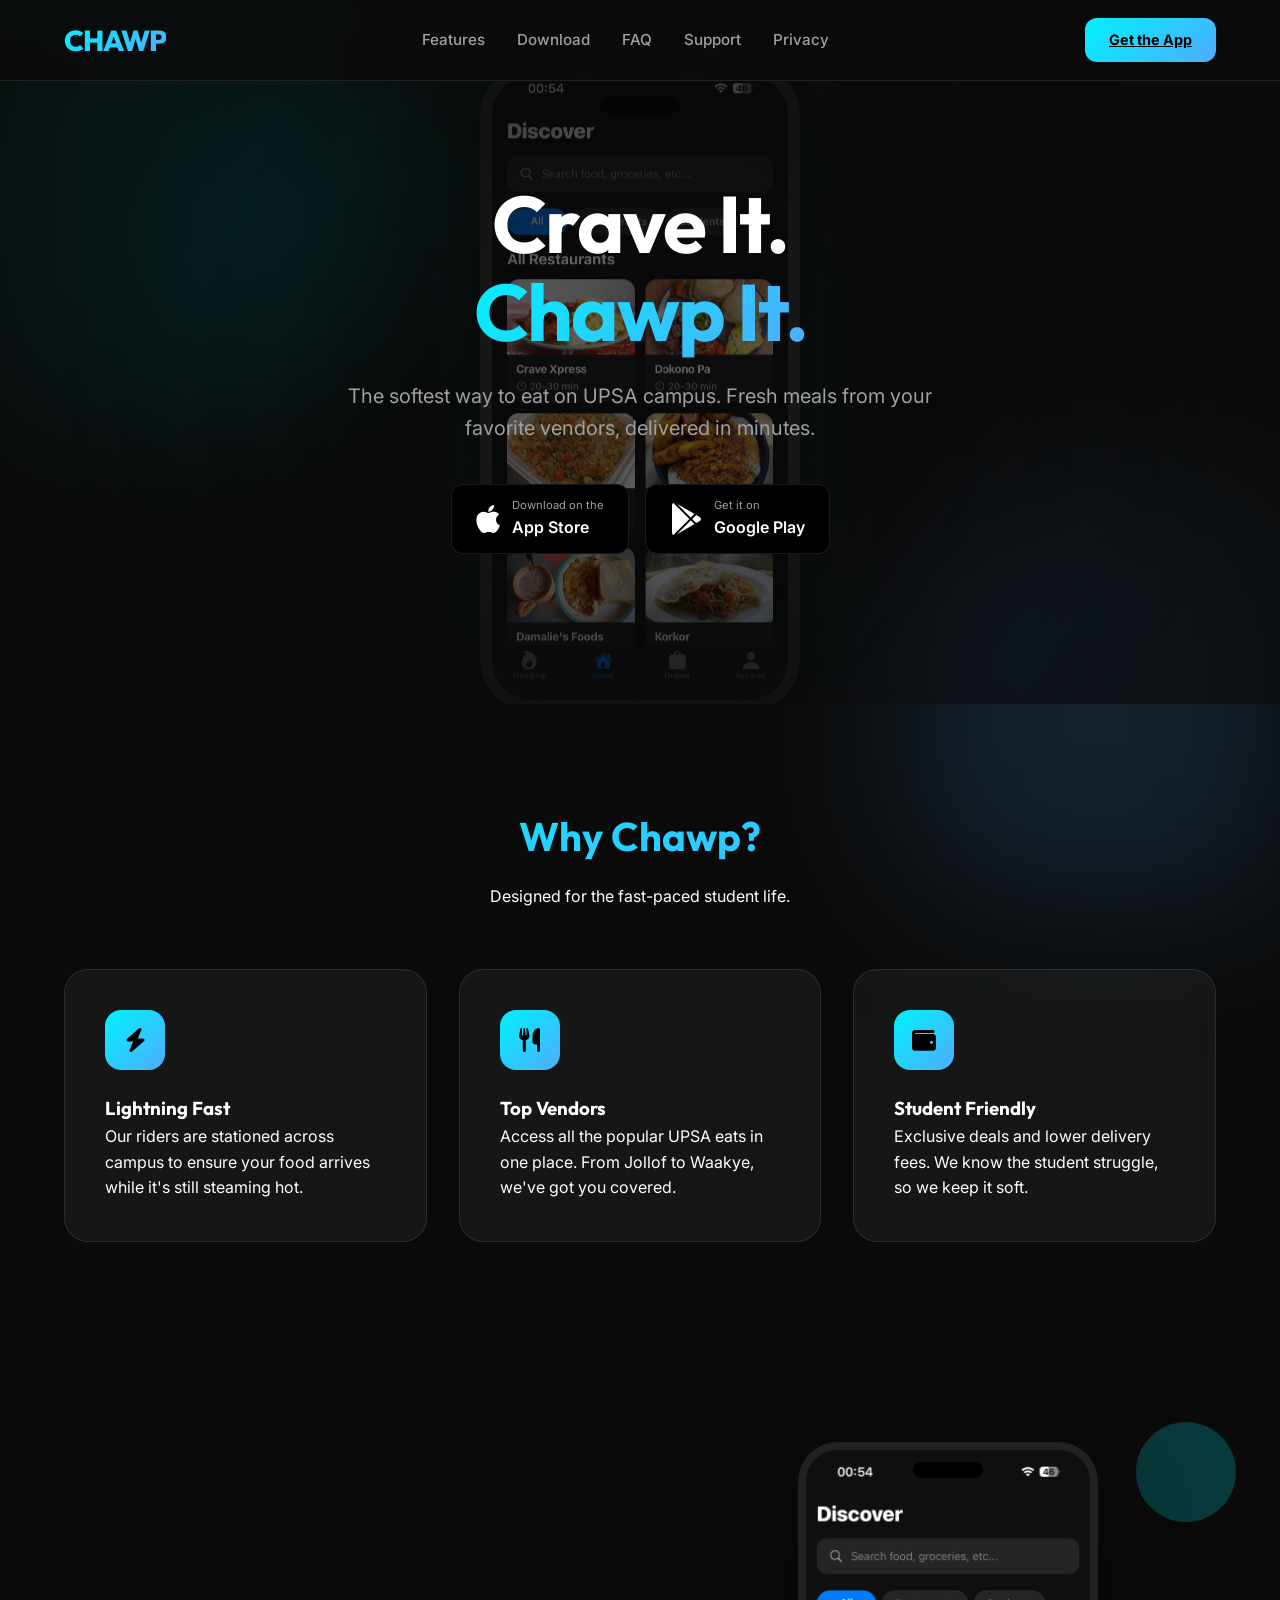
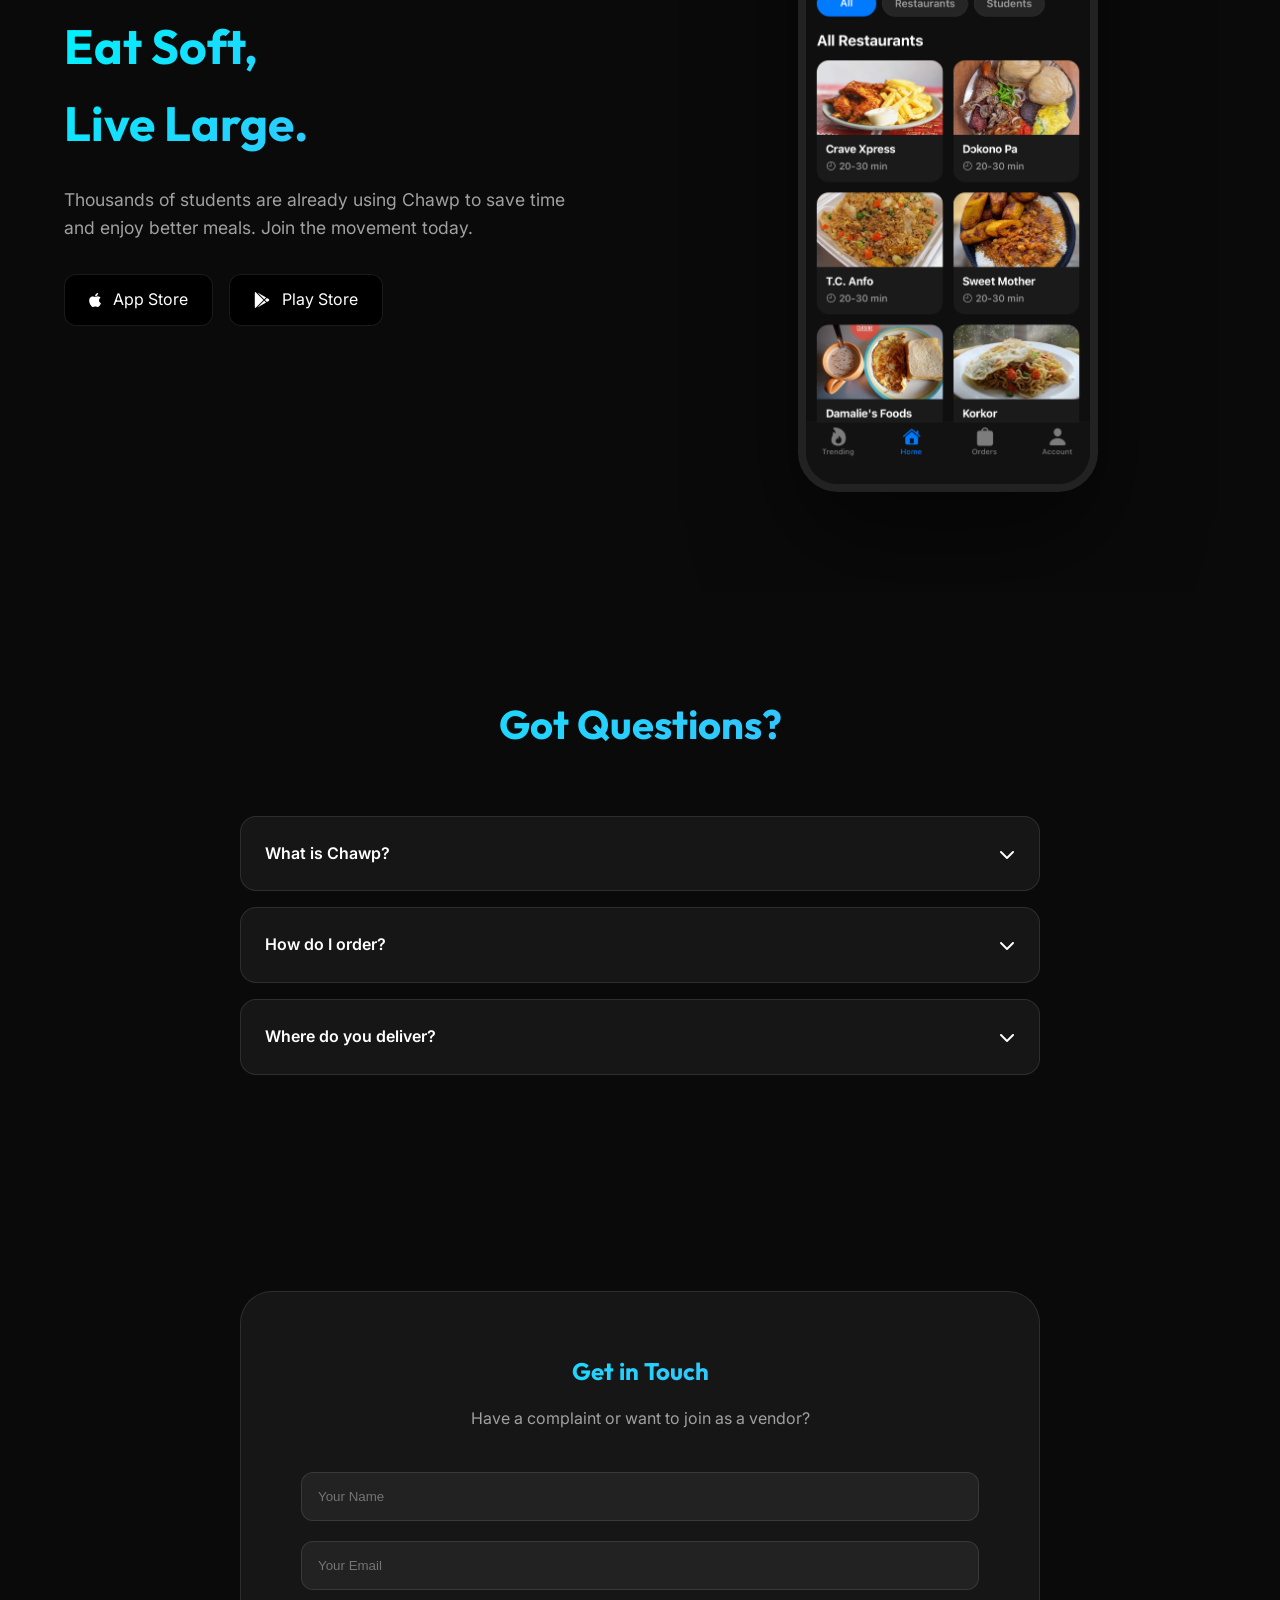
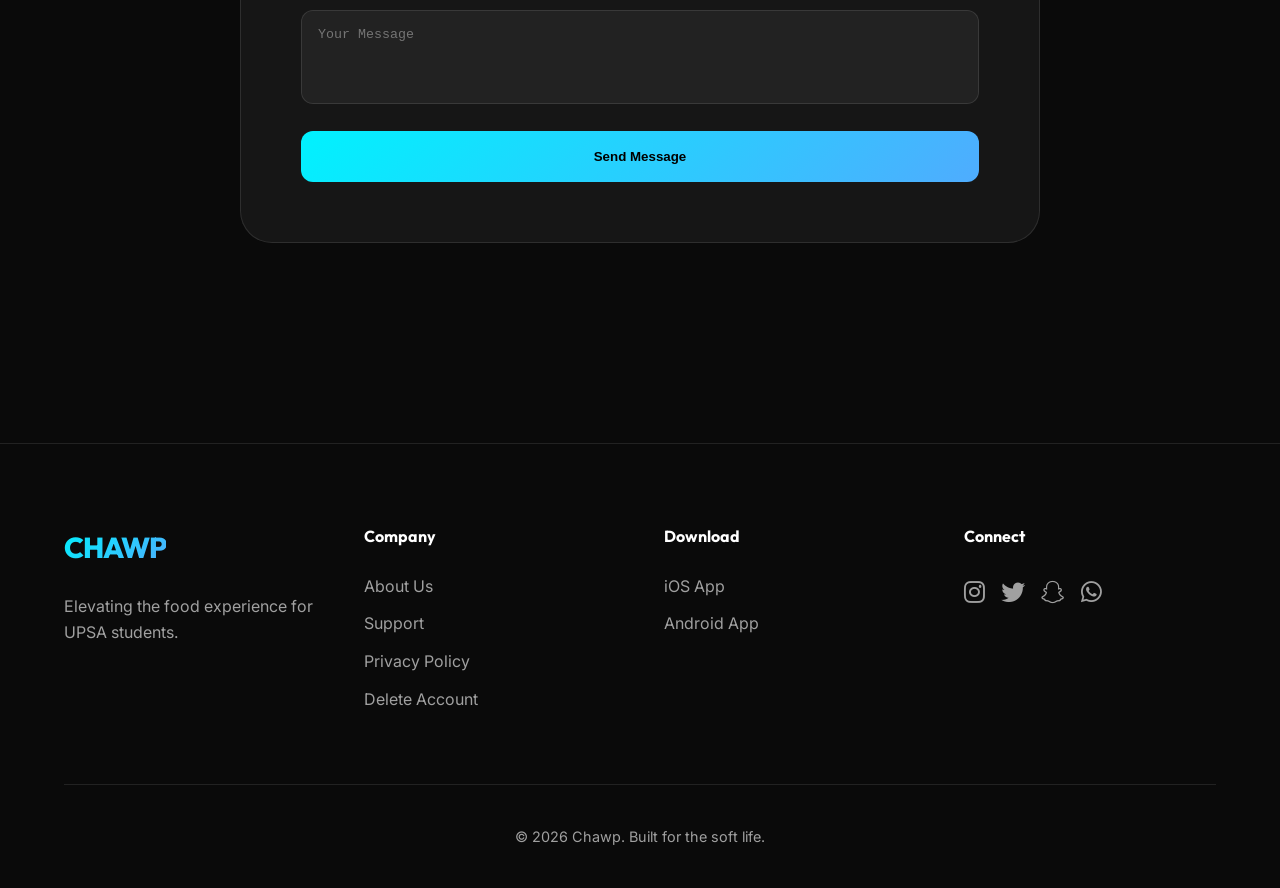
<file: index.html>
<!DOCTYPE html>
<html lang="en">

<head>
    <meta charset="UTF-8">
    <meta name="viewport" content="width=device-width, initial-scale=1.0">
    <title>Chawp | UPSA's Favorite Food Delivery App</title>

    <!-- Meta Tags -->
    <meta name="description"
        content="Chawp is the ultimate food delivery app for UPSA students. Order from your favorite vendors and get lightning-fast delivery on campus. Now available on App Store and Play Store.">
    <meta name="keywords" content="Chawp, UPSA food app, UPSA delivery, fast food, student delivery Accra">

    <!-- Fonts -->
    <link rel="preconnect" href="https://fonts.googleapis.com">
    <link rel="preconnect" href="https://fonts.gstatic.com" crossorigin>
    <link href="https://fonts.googleapis.com/css2?family=Inter:wght@400;500;600&family=Outfit:wght@700;800&display=swap"
        rel="stylesheet">

    <!-- Styles -->
    <link rel="stylesheet" href="styles.css">

    <!-- Icons -->
    <link rel="stylesheet" href="https://cdnjs.cloudflare.com/ajax/libs/font-awesome/6.4.0/css/all.min.css">
    <!-- Favicon and App Icons -->
    <link rel="icon" href="/img/icon-192x192.png" type="image/x-icon">
    <link rel="apple-touch-icon" href="/img/icon-192x192.png">
    <link rel="manifest" href="/manifest.json">
    <meta name="theme-color" content="#0a0a0a">
</head>

<body>
    <div class="bg-blobs">
        <div class="blob blob-1"></div>
        <div class="blob blob-2"></div>
    </div>

    <header>
        <div class="container">
            <a href="index.html" class="logo">
                <span class="gradient-text">CHAWP</span>
            </a>
            <nav class="nav-links">
                <a href="#features">Features</a>
                <a href="#download">Download</a>
                <a href="#faq">FAQ</a>
                <a href="support.html">Support</a>
                <a href="privacy-policy.html">Privacy</a>
            </nav>
            <a href="#download" class="submit-btn" style="padding: 10px 24px; width: auto; font-size: 0.9rem;">Get the
                App</a>
        </div>
    </header>

    <main>
        <!-- Hero Section -->
        <section class="hero">
            <div class="hero-phone-container">
                <div class="iphone-frame">
                    <div class="iphone-island"></div>
                    <div class="iphone-screen">
                        <img src="img/screenshot.png" alt="Chawp App Screenshot">
                    </div>
                </div>
            </div>
            <div class="container">
                <h1 data-reveal>Crave It. <br><span class="gradient-text">Chawp It.</span></h1>
                <p data-reveal>The softest way to eat on UPSA campus. Fresh meals from your favorite vendors, delivered
                    in minutes.</p>
                <div class="store-buttons" data-reveal>
                    <a href="https://apps.apple.com/gh/app/chawp/id6757681490" class="store-btn">
                        <i class="fab fa-apple fa-2x"></i>
                        <div style="text-align: left;">
                            <small style="display: block; font-size: 0.7rem; color: var(--text-dim);">Download on
                                the</small>
                            <span style="font-weight: 600;">App Store</span>
                        </div>
                    </a>
                    <a href="https://play.google.com/store/apps/details?id=com.gabbyhimself.chawp" class="store-btn">
                        <i class="fab fa-google-play fa-2x"></i>
                        <div style="text-align: left;">
                            <small style="display: block; font-size: 0.7rem; color: var(--text-dim);">Get it on</small>
                            <span style="font-weight: 600;">Google Play</span>
                        </div>
                    </a>
                </div>
            </div>
        </section>

        <!-- Features Section -->
        <section id="features" class="features">
            <div class="container">
                <div class="section-header">
                    <h2 class="gradient-text">Why Chawp?</h2>
                    <p>Designed for the fast-paced student life.</p>
                </div>
                <div class="features-grid">
                    <div class="feature-card" data-reveal>
                        <div class="feature-icon"><i class="fas fa-bolt"></i></div>
                        <h3>Lightning Fast</h3>
                        <p>Our riders are stationed across campus to ensure your food arrives while it's still steaming
                            hot.</p>
                    </div>
                    <div class="feature-card" data-reveal>
                        <div class="feature-icon"><i class="fas fa-utensils"></i></div>
                        <h3>Top Vendors</h3>
                        <p>Access all the popular UPSA eats in one place. From Jollof to Waakye, we've got you covered.
                        </p>
                    </div>
                    <div class="feature-card" data-reveal>
                        <div class="feature-icon"><i class="fas fa-wallet"></i></div>
                        <h3>Student Friendly</h3>
                        <p>Exclusive deals and lower delivery fees. We know the student struggle, so we keep it soft.
                        </p>
                    </div>
                </div>
            </div>
        </section>

        <!-- Showcase Section -->
        <section id="download" class="showcase">
            <div class="container">
                <div class="showcase-content">
                    <div class="showcase-text" data-reveal>
                        <h2 class="gradient-text" style="font-size: 3rem; margin-bottom: 24px;">Eat Soft, <br>Live
                            Large.</h2>
                        <p style="margin-bottom: 32px; font-size: 1.1rem; color: var(--text-dim);">Thousands of students
                            are already using Chawp to save time and enjoy better meals. Join the movement today.</p>
                        <div class="store-buttons" style="justify-content: flex-start;">
                            <a href="https://apps.apple.com/gh/app/chawp/id6757681490" class="store-btn"><i
                                    class="fab fa-apple"></i> App Store</a>
                            <a href="https://play.google.com/store/apps/details?id=com.gabbyhimself.chawp" class="store-btn"><i class="fab fa-google-play"></i> Play Store</a>
                        </div>
                    </div>
                    <div class="showcase-image" data-reveal>
                        <div class="phone-mockup">
                            <div class="iphone-island" style="background: #000; width: 70px; height: 16px; top: 12px;">
                            </div>
                            <img src="img/screenshot.png" alt="Chawp App Interface"
                                style="width: 100%; height: 100%; object-fit: cover; border-radius: 32px;">
                        </div>
                        <!-- Decorative circles -->
                        <div
                            style="position: absolute; top: -20px; right: -20px; width: 100px; height: 100px; background: var(--primary); opacity: 0.2; border-radius: 50%; z-index: -1;">
                        </div>
                    </div>
                </div>
            </div>
        </section>

        <!-- FAQ Section -->
        <section id="faq" class="faq">
            <div class="container">
                <div class="section-header">
                    <h2 class="gradient-text">Got Questions?</h2>
                </div>
                <div class="faq-list">
                    <div class="faq-item">
                        <div class="faq-question">What is Chawp? <i class="fas fa-chevron-down"></i></div>
                        <div class="faq-answer">Chawp is the leading food delivery app exclusively serving the UPSA
                            community in Accra.</div>
                    </div>
                    <div class="faq-item">
                        <div class="faq-question">How do I order? <i class="fas fa-chevron-down"></i></div>
                        <div class="faq-answer">Download the app, browse vendors, select your meal, and checkout. Your
                            food will be on its way!</div>
                    </div>
                    <div class="faq-item">
                        <div class="faq-question">Where do you deliver? <i class="fas fa-chevron-down"></i></div>
                        <div class="faq-answer">We currently deliver to all UPSA campus locations and nearby hostels.
                        </div>
                    </div>
                </div>
            </div>
        </section>

        <!-- Contact Section -->
        <section id="contact" class="contact">
            <div class="container">
                <div class="contact-card" data-reveal>
                    <h2 class="gradient-text" style="margin-bottom: 16px;">Get in Touch</h2>
                    <p style="margin-bottom: 40px; color: var(--text-dim);">Have a complaint or want to join as a
                        vendor?</p>
                    <form id="contactForm">
                        <div class="form-group">
                            <input type="text" id="name" class="form-input" placeholder="Your Name" required>
                        </div>
                        <div class="form-group">
                            <input type="email" id="email" class="form-input" placeholder="Your Email" required>
                        </div>
                        <div class="form-group">
                            <textarea id="message" class="form-input" rows="4" placeholder="Your Message" required
                                style="resize: none;"></textarea>
                        </div>
                        <button type="submit" class="submit-btn" style="width: 100%;">Send Message</button>
                    </form>
                </div>
            </div>
        </section>
    </main>

    <footer>
        <div class="container">
            <div class="footer-grid">
                <div class="footer-col">
                    <a href="#" class="logo" style="margin-bottom: 24px;"><span class="gradient-text">CHAWP</span></a>
                    <p style="color: var(--text-dim);">Elevating the food experience for UPSA students.</p>
                </div>
                <div class="footer-col">
                    <h4>Company</h4>
                    <ul class="footer-links">
                        <li><a href="#features">About Us</a></li>
                        <li><a href="support.html">Support</a></li>
                        <li><a href="privacy-policy.html">Privacy Policy</a></li>
                        <li><a href="delete-account.html">Delete Account</a></li>
                    </ul>
                </div>
                <div class="footer-col">
                    <h4>Download</h4>
                    <ul class="footer-links">
                        <li><a href="https://apps.apple.com/gh/app/chawp/id6757681490">iOS App</a></li>
                        <li><a href="https://play.google.com/store/apps/details?id=com.gabbyhimself.chawp">Android App</a></li>
                    </ul>
                </div>
                <div class="footer-col">
                    <h4>Connect</h4>
                    <div style="display: flex; gap: 16px;">
                        <a href="https://instagram.com/chawpgh" style="color: var(--text-dim); font-size: 1.5rem;"><i
                                class="fab fa-instagram"></i></a>
                        <a href="https://twitter.com/chawpgh" style="color: var(--text-dim); font-size: 1.5rem;"><i
                                class="fab fa-twitter"></i></a>
                        <a href="https://snapchat.com/add/chawpgh" style="color: var(--text-dim); font-size: 1.5rem;"><i
                                class="fab fa-snapchat"></i></a>
                        <a href="https://wa.me/233509330098" style="color: var(--text-dim); font-size: 1.5rem;"><i
                                class="fab fa-whatsapp"></i></a>
                    </div>
                </div>
            </div>
            <div class="footer-bottom">
                <p>&copy; 2026 Chawp. Built for the soft life.</p>
            </div>
        </div>
    </footer>

    <script>
        // Reveal on Scroll
        const observerOptions = {
            threshold: 0.1,
            rootMargin: '0px 0px -50px 0px'
        };

        const observer = new IntersectionObserver((entries) => {
            entries.forEach(entry => {
                if (entry.isIntersecting) {
                    entry.target.classList.add('active');
                    observer.unobserve(entry.target);
                }
            });
        }, observerOptions);

        document.querySelectorAll('[data-reveal]').forEach(el => {
            el.style.opacity = '0';
            el.style.transform = 'translateY(30px)';
            el.style.transition = 'all 0.8s cubic-bezier(0.2, 0.8, 0.2, 1)';
            observer.observe(el);
        });

        // Add Active class style to JS
        document.head.insertAdjacentHTML('beforeend', `
            <style>
                [data-reveal].active {
                    opacity: 1 !important;
                    transform: translateY(0) !important;
                }
            </style>
        `);

        // FAQ Toggle
        document.querySelectorAll('.faq-question').forEach(q => {
            q.addEventListener('click', () => {
                const answer = q.nextElementSibling;
                const icon = q.querySelector('i');
                const isOpen = answer.style.display === 'block';

                // Close all others
                document.querySelectorAll('.faq-answer').forEach(a => a.style.display = 'none');
                document.querySelectorAll('.faq-question i').forEach(i => i.style.transform = 'rotate(0deg)');

                if (!isOpen) {
                    answer.style.display = 'block';
                    icon.style.transform = 'rotate(180deg)';
                }
            });
        });

        // WhatsApp Form
        document.getElementById('contactForm').addEventListener('submit', (e) => {
            e.preventDefault();
            const name = document.getElementById('name').value;
            const msg = document.getElementById('message').value;
            const text = `Hi Chawp Support, I'm ${name}. ${msg}`;
            window.open(`https://wa.me/233509330098?text=${encodeURIComponent(text)}`);
        });
    </script>
</body>

</html>
</file>
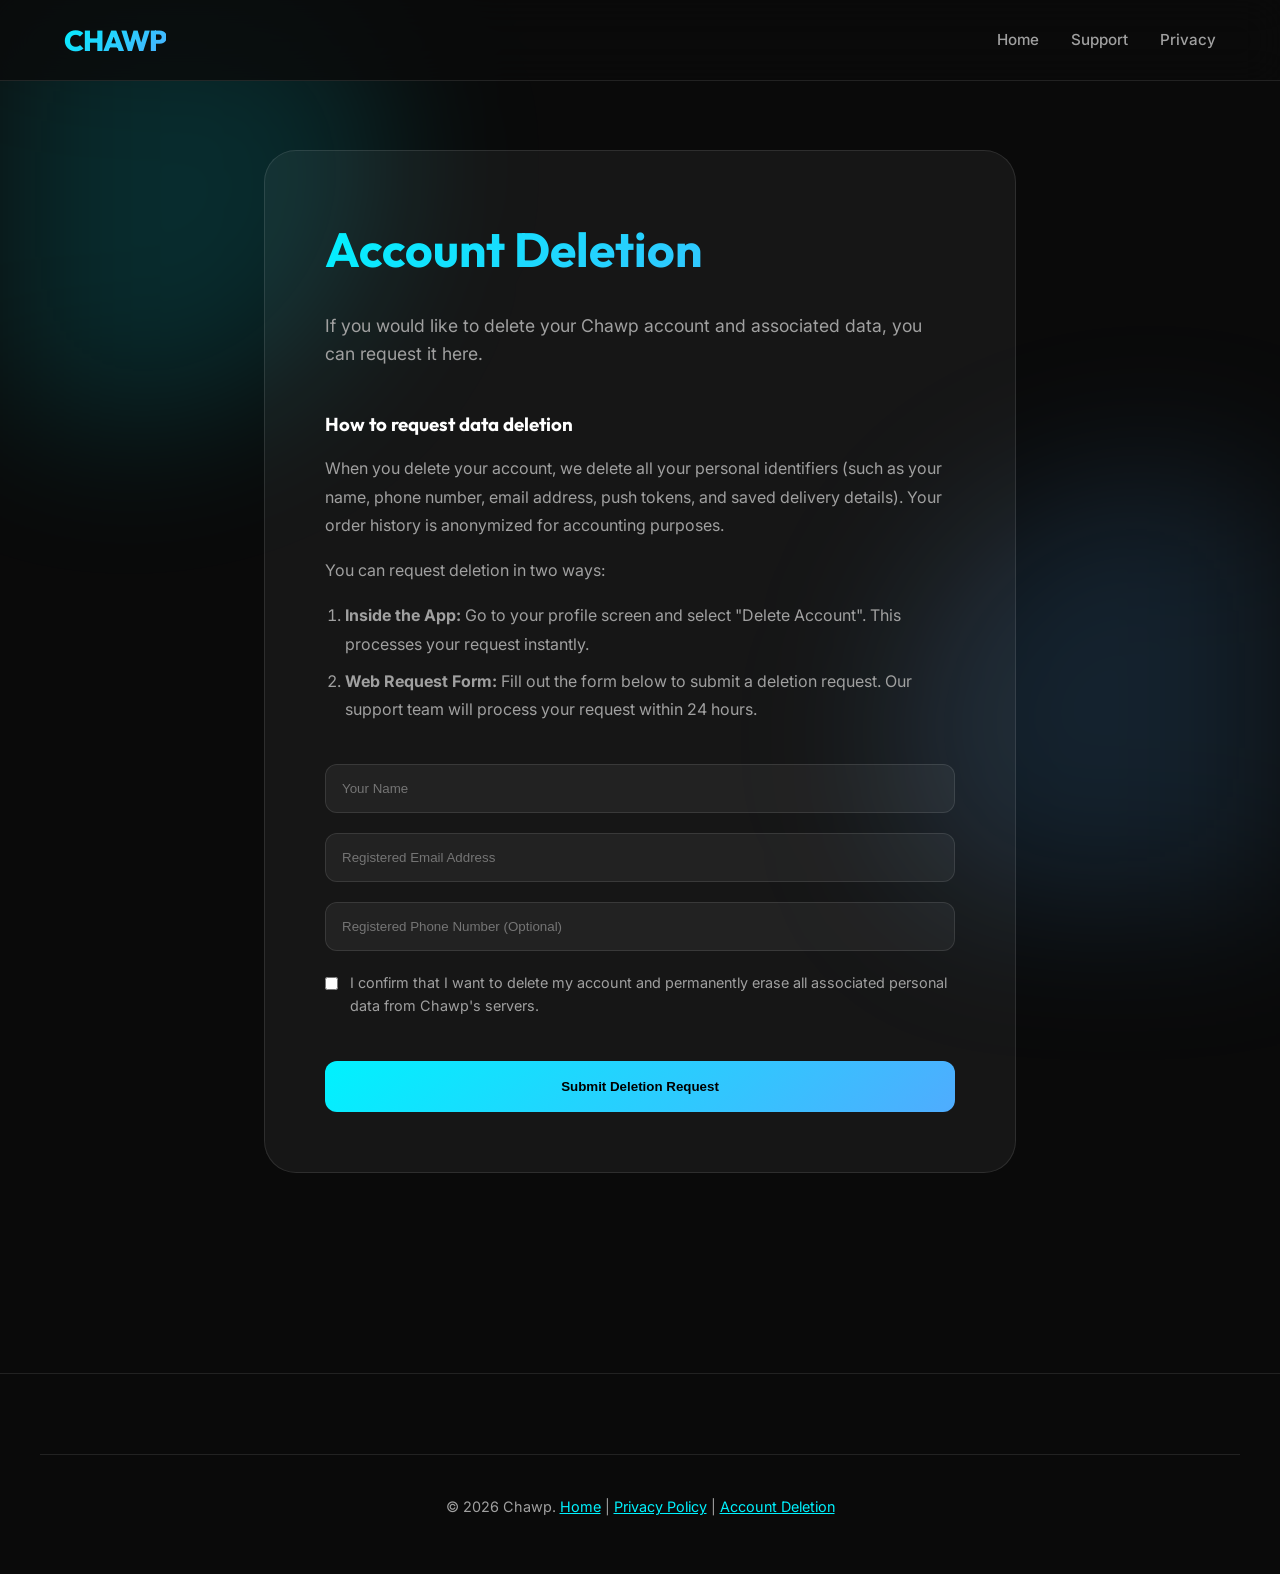
<file: delete-account.html>
<!DOCTYPE html>
<html lang="en">

<head>
    <meta charset="UTF-8">
    <meta name="viewport" content="width=device-width, initial-scale=1.0">
    <title>Delete Account & Data | Chawp</title>
    <link rel="preconnect" href="https://fonts.googleapis.com">
    <link rel="preconnect" href="https://fonts.gstatic.com" crossorigin>
    <link href="https://fonts.googleapis.com/css2?family=Inter:wght@400;500;600&family=Outfit:wght@700;800&display=swap"
        rel="stylesheet">
    <link rel="stylesheet" href="styles.css">
    <link rel="stylesheet" href="https://cdnjs.cloudflare.com/ajax/libs/font-awesome/6.4.0/css/all.min.css">
</head>

<body class="legal-page">
    <div class="bg-blobs">
        <div class="blob blob-1"></div>
        <div class="blob blob-2"></div>
    </div>

    <header>
        <div class="container">
            <a href="index.html" class="logo">
                <span class="gradient-text">CHAWP</span>
            </a>
            <nav class="nav-links">
                <a href="index.html">Home</a>
                <a href="support.html">Support</a>
                <a href="privacy-policy.html">Privacy</a>
            </nav>
        </div>
    </header>

    <main class="container" style="padding-top: 150px; max-width: 800px;">
        <div class="contact-card" style="text-align: left;">
            <h1 class="gradient-text" style="font-size: 3rem; margin-bottom: 24px;">Account Deletion</h1>
            <p style="margin-bottom: 40px; font-size: 1.1rem; color: var(--text-dim);">
                If you would like to delete your Chawp account and associated data, you can request it here.
            </p>

            <div style="margin-bottom: 40px; color: var(--text-dim); line-height: 1.8;">
                <h3 style="color: #fff; margin-bottom: 12px;">How to request data deletion</h3>
                <p style="margin-bottom: 16px;">
                    When you delete your account, we delete all your personal identifiers (such as your name, phone number, email address, push tokens, and saved delivery details). Your order history is anonymized for accounting purposes.
                </p>
                <p style="margin-bottom: 16px;">
                    You can request deletion in two ways:
                </p>
                <ol style="margin-left: 20px; margin-bottom: 24px;">
                    <li style="margin-bottom: 8px;"><strong>Inside the App:</strong> Go to your profile screen and select "Delete Account". This processes your request instantly.</li>
                    <li style="margin-bottom: 8px;"><strong>Web Request Form:</strong> Fill out the form below to submit a deletion request. Our support team will process your request within 24 hours.</li>
                </ol>
            </div>

            <form id="deletionForm" style="margin-top: 32px;">
                <div class="form-group">
                    <input type="text" id="deleteName" class="form-input" placeholder="Your Name" required>
                </div>
                <div class="form-group">
                    <input type="email" id="deleteEmail" class="form-input" placeholder="Registered Email Address" required>
                </div>
                <div class="form-group">
                    <input type="tel" id="deletePhone" class="form-input" placeholder="Registered Phone Number (Optional)">
                </div>
                <div class="form-group" style="display: flex; gap: 12px; align-items: flex-start; margin-top: 16px;">
                    <input type="checkbox" id="confirmCheckbox" required style="margin-top: 6px; cursor: pointer;">
                    <label for="confirmCheckbox" style="font-size: 0.9rem; color: var(--text-dim); cursor: pointer; user-select: none;">
                        I confirm that I want to delete my account and permanently erase all associated personal data from Chawp's servers.
                    </label>
                </div>
                <button type="submit" class="submit-btn" style="width: 100%; margin-top: 24px;">Submit Deletion Request</button>
            </form>
        </div>
    </main>

    <footer style="margin-top: 100px;">
        <div class="container footer-bottom">
            <p>&copy; 2026 Chawp. <a href="index.html" style="color: var(--primary);">Home</a> | <a
                    href="privacy-policy.html" style="color: var(--primary);">Privacy Policy</a> | <a
                    href="delete-account.html" style="color: var(--primary);">Account Deletion</a></p>
        </div>
    </footer>

    <script>
        document.getElementById('deletionForm').addEventListener('submit', (e) => {
            e.preventDefault();
            const name = document.getElementById('deleteName').value;
            const email = document.getElementById('deleteEmail').value;
            const phone = document.getElementById('deletePhone').value || 'Not provided';
            
            const message = `Hi Chawp Support, I would like to request account and data deletion.\nName: ${name}\nEmail: ${email}\nPhone: ${phone}`;
            window.open(`https://wa.me/233509330098?text=${encodeURIComponent(message)}`);
        });
    </script>
</body>

</html>
</file>
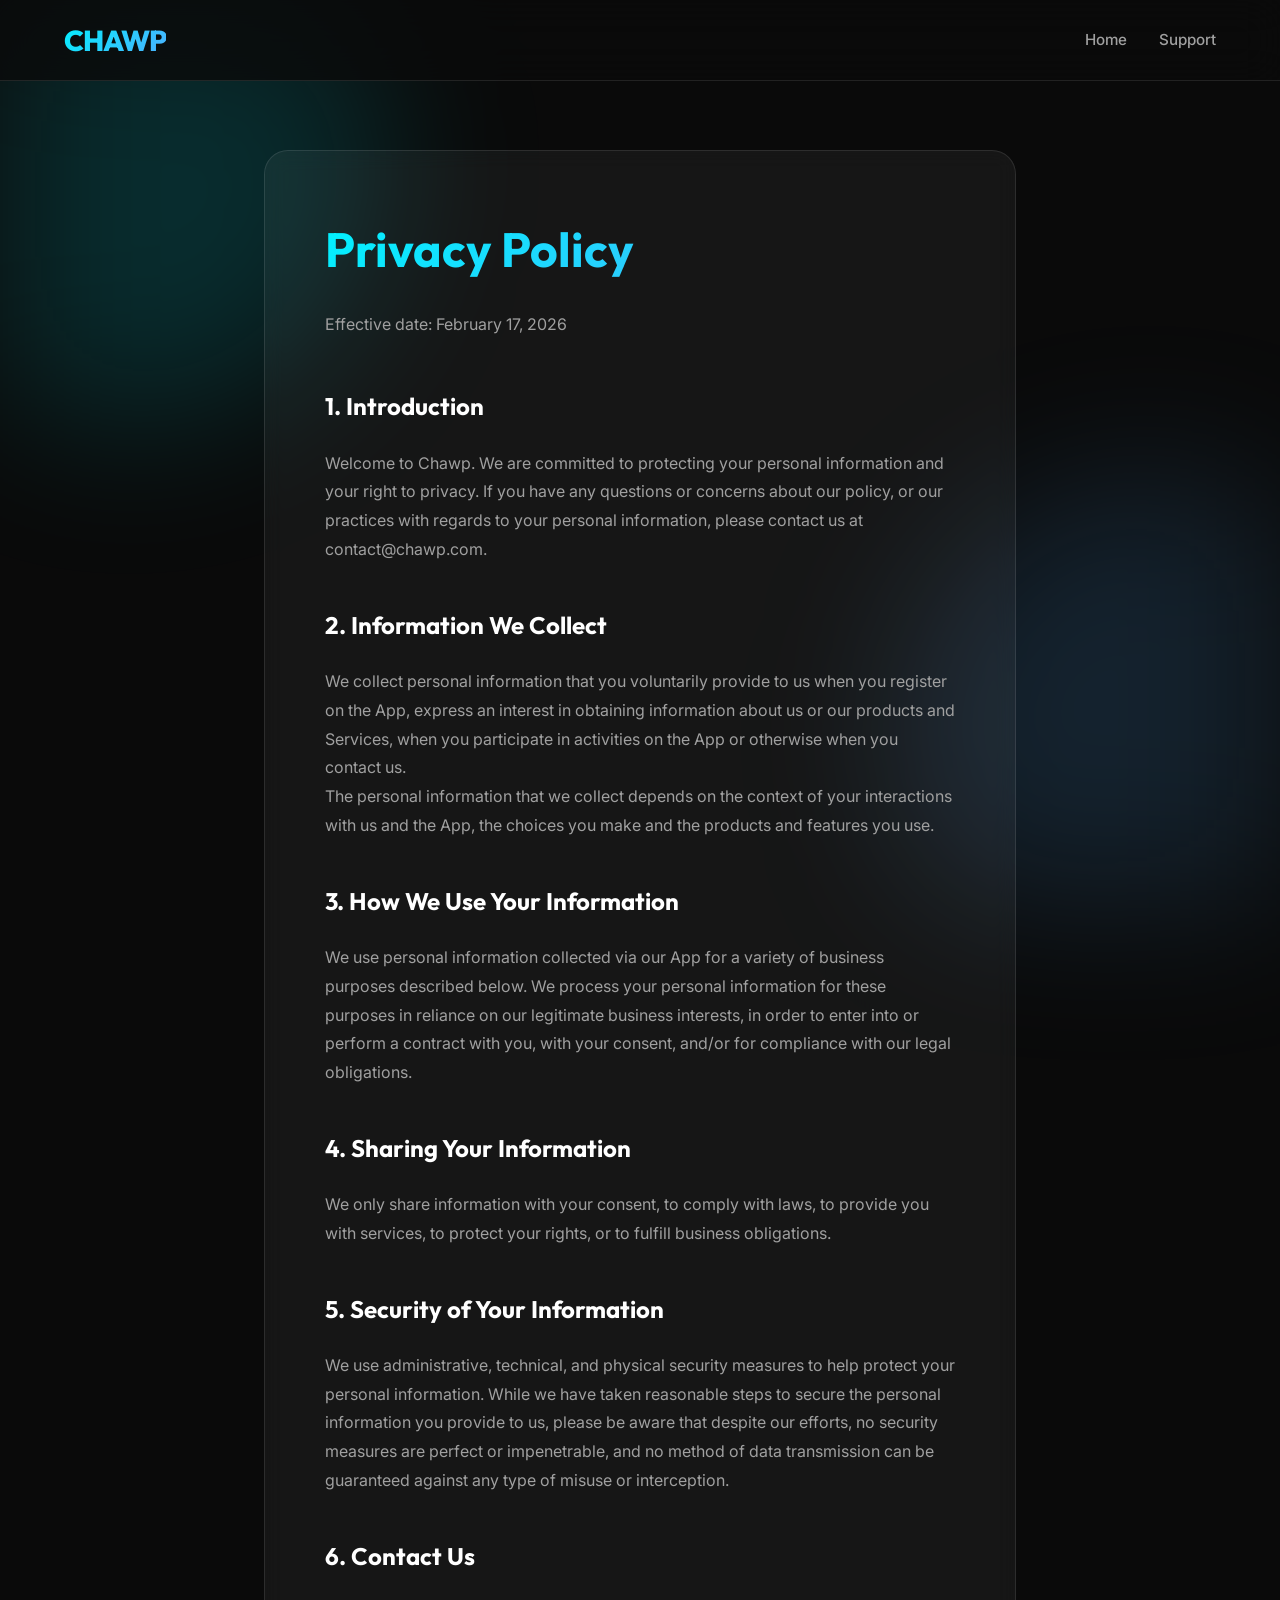
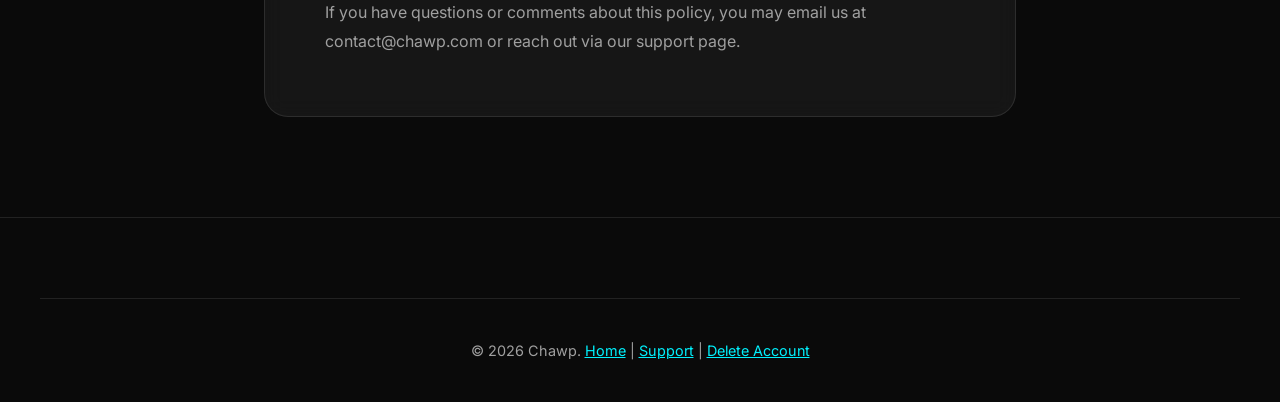
<file: privacy-policy.html>
<!DOCTYPE html>
<html lang="en">

<head>
    <meta charset="UTF-8">
    <meta name="viewport" content="width=device-width, initial-scale=1.0">
    <title>Privacy Policy | Chawp</title>
    <link rel="preconnect" href="https://fonts.googleapis.com">
    <link rel="preconnect" href="https://fonts.gstatic.com" crossorigin>
    <link href="https://fonts.googleapis.com/css2?family=Inter:wght@400;500;600&family=Outfit:wght@700;800&display=swap"
        rel="stylesheet">
    <link rel="stylesheet" href="styles.css">
</head>

<body>
    <div class="bg-blobs">
        <div class="blob blob-1"></div>
        <div class="blob blob-2"></div>
    </div>

    <header>
        <div class="container">
            <a href="index.html" class="logo">
                <span class="gradient-text">CHAWP</span>
            </a>
            <nav class="nav-links">
                <a href="index.html">Home</a>
                <a href="support.html">Support</a>
            </nav>
        </div>
    </header>

    <main class="container" style="padding-top: 150px; max-width: 800px;">
        <div class="feature-card" style="text-align: left; padding: 60px;">
            <h1 class="gradient-text" style="font-size: 3rem; margin-bottom: 24px;">Privacy Policy</h1>
            <p style="color: var(--text-dim); margin-bottom: 48px;">Effective date: February 17, 2026</p>

            <div style="color: var(--text-dim); line-height: 1.8;">
                <h2 style="color: #fff; margin: 40px 0 20px;">1. Introduction</h2>
                <p>Welcome to Chawp. We are committed to protecting your personal information and your right to privacy.
                    If you have any questions or concerns about our policy, or our practices with regards to your
                    personal information, please contact us at contact@chawp.com.</p>

                <h2 style="color: #fff; margin: 40px 0 20px;">2. Information We Collect</h2>
                <p>We collect personal information that you voluntarily provide to us when you register on the App,
                    express an interest in obtaining information about us or our products and Services, when you
                    participate in activities on the App or otherwise when you contact us.</p>
                <p>The personal information that we collect depends on the context of your interactions with us and the
                    App, the choices you make and the products and features you use.</p>

                <h2 style="color: #fff; margin: 40px 0 20px;">3. How We Use Your Information</h2>
                <p>We use personal information collected via our App for a variety of business purposes described below.
                    We process your personal information for these purposes in reliance on our legitimate business
                    interests, in order to enter into or perform a contract with you, with your consent, and/or for
                    compliance with our legal obligations.</p>

                <h2 style="color: #fff; margin: 40px 0 20px;">4. Sharing Your Information</h2>
                <p>We only share information with your consent, to comply with laws, to provide you with services, to
                    protect your rights, or to fulfill business obligations.</p>

                <h2 style="color: #fff; margin: 40px 0 20px;">5. Security of Your Information</h2>
                <p>We use administrative, technical, and physical security measures to help protect your personal
                    information. While we have taken reasonable steps to secure the personal information you provide to
                    us, please be aware that despite our efforts, no security measures are perfect or impenetrable, and
                    no method of data transmission can be guaranteed against any type of misuse or interception.</p>

                <h2 style="color: #fff; margin: 40px 0 20px;">6. Contact Us</h2>
                <p>If you have questions or comments about this policy, you may email us at contact@chawp.com or reach
                    out via our support page.</p>
            </div>
        </div>
    </main>

    <footer>
        <div class="container footer-bottom">
            <p>&copy; 2026 Chawp. <a href="index.html" style="color: var(--primary);">Home</a> | <a href="support.html"
                    style="color: var(--primary);">Support</a> | <a href="delete-account.html"
                    style="color: var(--primary);">Delete Account</a></p>
        </div>
    </footer>
</body>

</html>
</file>
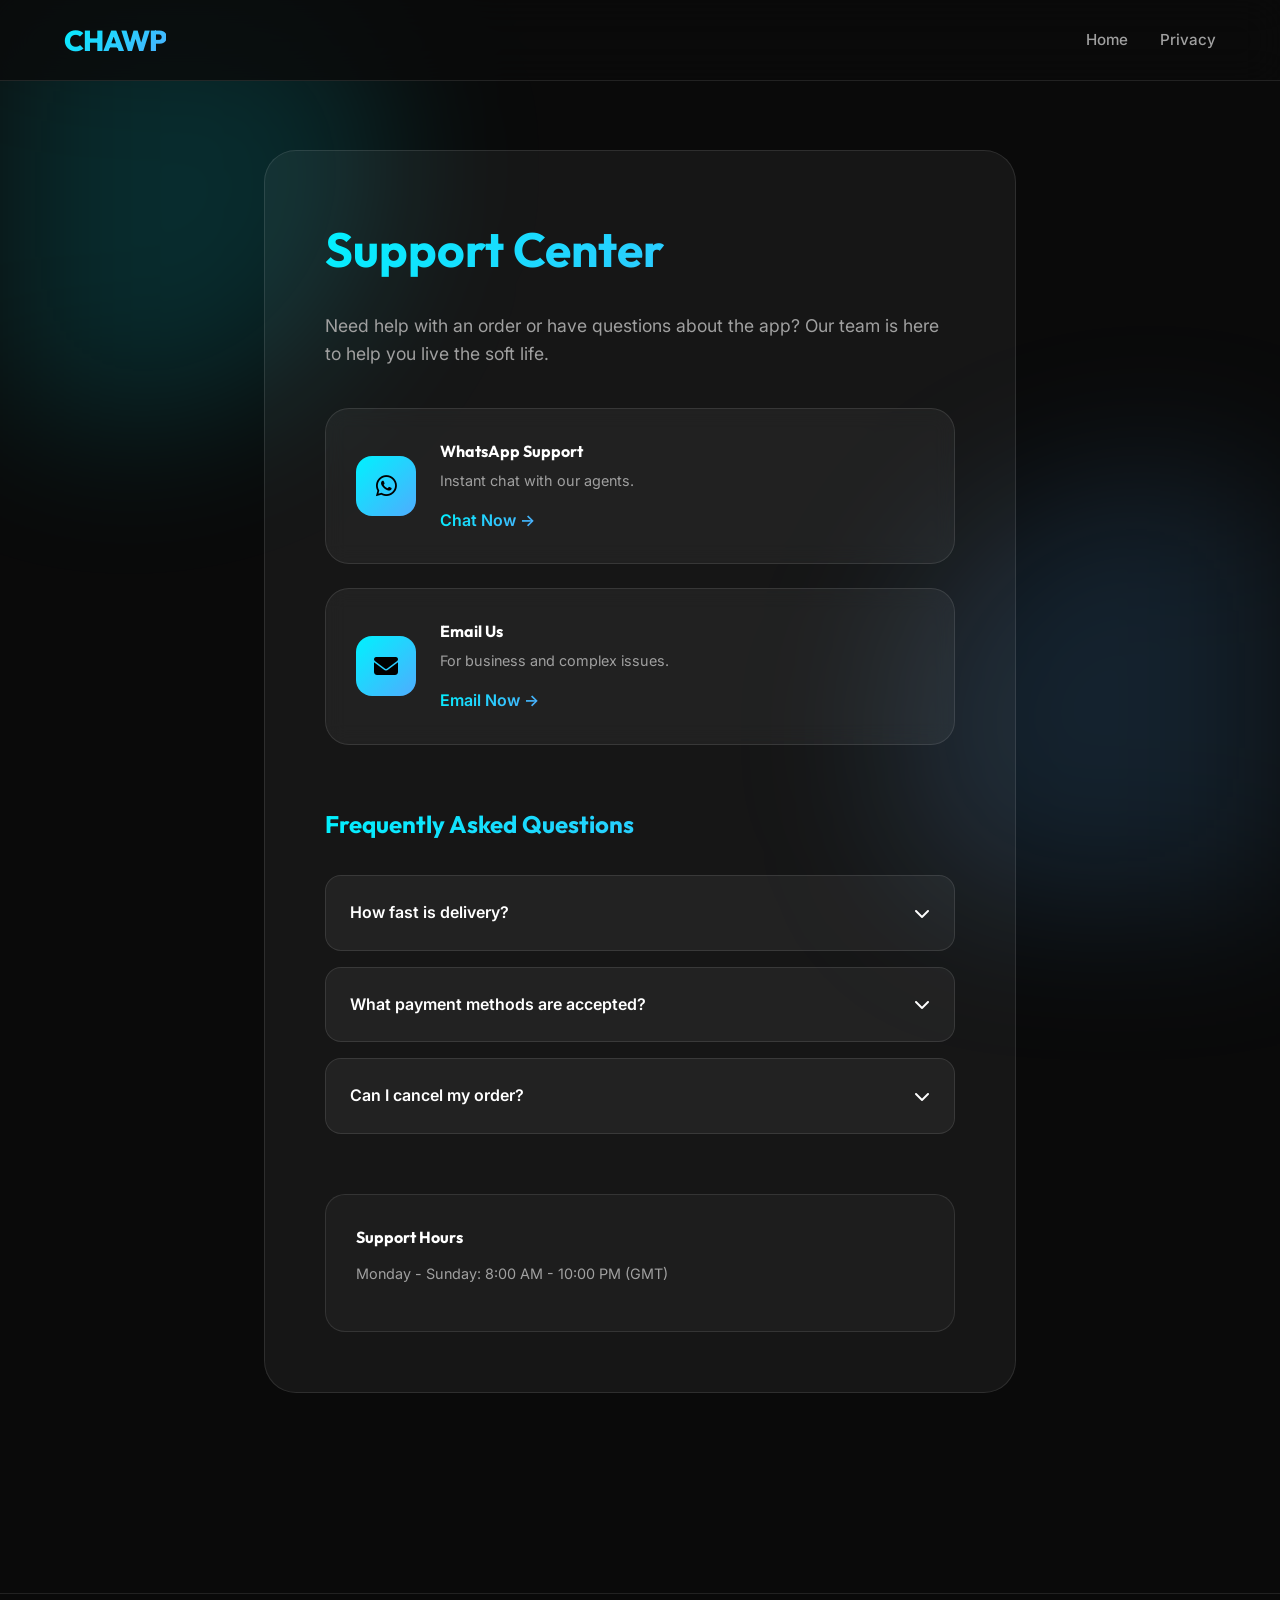
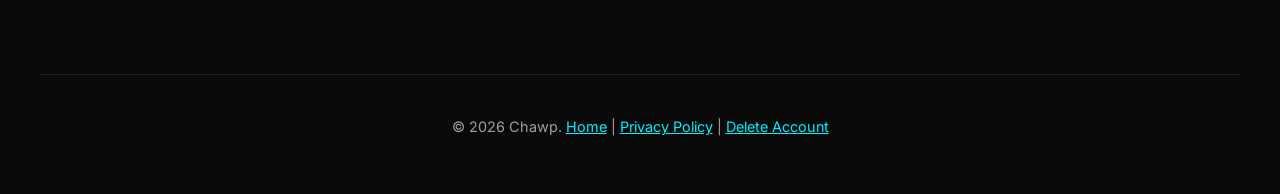
<file: support.html>
<!DOCTYPE html>
<html lang="en">

<head>
    <meta charset="UTF-8">
    <meta name="viewport" content="width=device-width, initial-scale=1.0">
    <title>Support | Chawp</title>
    <link rel="preconnect" href="https://fonts.googleapis.com">
    <link rel="preconnect" href="https://fonts.gstatic.com" crossorigin>
    <link href="https://fonts.googleapis.com/css2?family=Inter:wght@400;500;600&family=Outfit:wght@700;800&display=swap"
        rel="stylesheet">
    <link rel="stylesheet" href="styles.css">
    <link rel="stylesheet" href="https://cdnjs.cloudflare.com/ajax/libs/font-awesome/6.4.0/css/all.min.css">
</head>

<body class="legal-page">
    <div class="bg-blobs">
        <div class="blob blob-1"></div>
        <div class="blob blob-2"></div>
    </div>

    <header>
        <div class="container">
            <a href="index.html" class="logo">
                <span class="gradient-text">CHAWP</span>
            </a>
            <nav class="nav-links">
                <a href="index.html">Home</a>
                <a href="privacy-policy.html">Privacy</a>
            </nav>
        </div>
    </header>

    <main class="container" style="padding-top: 150px; max-width: 800px;">
        <div class="contact-card" style="text-align: left;">
            <h1 class="gradient-text" style="font-size: 3rem; margin-bottom: 24px;">Support Center</h1>
            <p style="margin-bottom: 40px; font-size: 1.1rem; color: var(--text-dim);">Need help with an order or have
                questions about the app? Our team is here to help you live the soft life.</p>

            <div class="features-grid" style="grid-template-columns: 1fr; gap: 24px; margin-bottom: 40px;">
                <div class="feature-card" style="padding: 30px; display: flex; align-items: center; gap: 24px;">
                    <div class="feature-icon" style="margin-bottom: 0;"><i class="fab fa-whatsapp"></i></div>
                    <div>
                        <h4 style="margin-bottom: 4px;">WhatsApp Support</h4>
                        <p style="font-size: 0.9rem;">Instant chat with our agents.</p>
                        <a href="https://wa.me/233509330098" class="gradient-text"
                            style="text-decoration: none; font-weight: 600;">Chat Now &rarr;</a>
                    </div>
                </div>
                <div class="feature-card" style="padding: 30px; display: flex; align-items: center; gap: 24px;">
                    <div class="feature-icon" style="margin-bottom: 0;"><i class="fas fa-envelope"></i></div>
                    <div>
                        <h4 style="margin-bottom: 4px;">Email Us</h4>
                        <p style="font-size: 0.9rem;">For business and complex issues.</p>
                        <a href="mailto:contact@chawp.com" class="gradient-text"
                            style="text-decoration: none; font-weight: 600;">Email Now &rarr;</a>
                    </div>
                </div>
            </div>

            <h2 class="gradient-text" style="margin: 60px 0 32px;">Frequently Asked Questions</h2>
            <div class="faq-list" style="margin: 0;">
                <div class="faq-item">
                    <div class="faq-question">How fast is delivery? <i class="fas fa-chevron-down"></i></div>
                    <div class="faq-answer">Most campus orders are delivered within 15-25 minutes depending on the
                        vendor's preparation time.</div>
                </div>
                <div class="faq-item">
                    <div class="faq-question">What payment methods are accepted? <i class="fas fa-chevron-down"></i>
                    </div>
                    <div class="faq-answer">We accept Mobile Money (MTN, Telecel, AT) and cash on delivery for selected
                        items.</div>
                </div>
                <div class="faq-item">
                    <div class="faq-question">Can I cancel my order? <i class="fas fa-chevron-down"></i></div>
                    <div class="faq-answer">Orders can be cancelled within 2 minutes of placing them. After the vendor
                        starts preparation, cancellation is not possible.</div>
                </div>
            </div>

            <div
                style="margin-top: 60px; padding: 30px; border-radius: 20px; background: rgba(255,255,255,0.03); border: 1px solid var(--glass-border);">
                <h4 style="margin-bottom: 12px;">Support Hours</h4>
                <p style="font-size: 0.9rem; color: var(--text-dim);">Monday - Sunday: 8:00 AM - 10:00 PM (GMT)</p>
            </div>
        </div>
    </main>

    <footer style="margin-top: 100px;">
        <div class="container footer-bottom">
            <p>&copy; 2026 Chawp. <a href="index.html" style="color: var(--primary);">Home</a> | <a
                    href="privacy-policy.html" style="color: var(--primary);">Privacy Policy</a> | <a
                    href="delete-account.html" style="color: var(--primary);">Delete Account</a></p>
        </div>
    </footer>

    <script>
        document.querySelectorAll('.faq-question').forEach(q => {
            q.addEventListener('click', () => {
                const answer = q.nextElementSibling;
                const icon = q.querySelector('i');
                const isOpen = answer.style.display === 'block';
                document.querySelectorAll('.faq-answer').forEach(a => a.style.display = 'none');
                document.querySelectorAll('.faq-question i').forEach(i => i.style.transform = 'rotate(0deg)');
                if (!isOpen) {
                    answer.style.display = 'block';
                    icon.style.transform = 'rotate(180deg)';
                }
            });
        });
    </script>
</body>

</html>
</file>
<file: styles.css>
:root {
    --bg-dark: #0a0a0a;
    --bg-card: rgba(255, 255, 255, 0.05);
    --primary: #00f2fe;
    --primary-alt: #4facfe;
    --accent-gradient: linear-gradient(135deg, var(--primary) 0%, var(--primary-alt) 100%);
    --text-main: #ffffff;
    --text-dim: #a0a0a0;
    --glass-border: rgba(255, 255, 255, 0.1);
    --font-heading: 'Outfit', sans-serif;
    --font-body: 'Inter', sans-serif;
}

* {
    margin: 0;
    padding: 0;
    box-sizing: border-box;
}

html {
    scroll-behavior: smooth;
}

body {
    background-color: var(--bg-dark);
    color: var(--text-main);
    font-family: var(--font-body);
    line-height: 1.6;
    overflow-x: hidden;
}

.container {
    max-width: 1200px;
    margin: 0 auto;
    padding: 0 24px;
}

/* Typography */
h1,
h2,
h3,
h4 {
    font-family: var(--font-heading);
    font-weight: 700;
}

.gradient-text {
    background: var(--accent-gradient);
    -webkit-background-clip: text;
    background-clip: text;
    -webkit-text-fill-color: transparent;
}

/* Animated Background */
.bg-blobs {
    position: fixed;
    top: 0;
    left: 0;
    width: 100%;
    height: 100%;
    z-index: -1;
    overflow: hidden;
    filter: blur(80px);
}

.blob {
    position: absolute;
    width: 40vw;
    height: 40vw;
    background: var(--primary);
    opacity: 0.15;
    border-radius: 50%;
    animation: float 20s infinite alternate;
}

.blob-1 {
    top: -10%;
    left: -10%;
    background: var(--primary);
}

.blob-2 {
    bottom: -10%;
    right: -10%;
    background: var(--primary-alt);
    animation-delay: -5s;
}

@keyframes float {
    0% {
        transform: translate(0, 0) scale(1);
    }

    100% {
        transform: translate(100px, 50px) scale(1.1);
    }
}

/* Header */
header {
    position: fixed;
    top: 0;
    width: 100%;
    z-index: 1000;
    background: rgba(10, 10, 10, 0.8);
    backdrop-filter: blur(20px);
    border-bottom: 1px solid var(--glass-border);
    transition: all 0.3s ease;
}

header .container {
    display: flex;
    justify-content: space-between;
    align-items: center;
    height: 80px;
}

.logo {
    font-family: var(--font-heading);
    font-size: 1.8rem;
    font-weight: 800;
    letter-spacing: -1px;
    color: var(--text-main);
    text-decoration: none;
    display: flex;
    align-items: center;
    gap: 8px;
}

.nav-links {
    display: flex;
    gap: 32px;
}

.nav-links a {
    text-decoration: none;
    color: var(--text-dim);
    font-weight: 500;
    transition: color 0.3s;
    font-size: 0.95rem;
}

.nav-links a:hover {
    color: var(--primary);
}

/* Hero Section */
.hero {
    padding-top: 180px;
    padding-bottom: 150px;
    text-align: center;
    position: relative;
    overflow: hidden;
}

.hero-phone-container {
    position: absolute;
    top: 55%;
    left: 50%;
    transform: translate(-50%, -50%);
    width: 100%;
    height: 100%;
    z-index: -1;
    perspective: 2000px;
    display: flex;
    justify-content: center;
    align-items: center;
    opacity: 0.6;
}

.hero-phone-container::after {
    content: '';
    position: absolute;
    inset: 0;
    background: radial-gradient(circle at center, transparent 20%, var(--bg-dark) 80%);
    z-index: 1;
}

.iphone-frame {
    width: 320px;
    height: 650px;
    background: #111;
    border: 12px solid #222;
    border-radius: 54px;
    position: relative;
    transform-style: preserve-3d;
    box-shadow:
        0 20px 50px rgba(0, 0, 0, 0.8),
        0 0 100px rgba(0, 242, 254, 0.1);
    animation: hero-tilt 12s infinite ease-in-out;
}

.iphone-screen {
    width: 100%;
    height: 100%;
    border-radius: 42px;
    overflow: hidden;
    position: relative;
    background: #000;
}

.iphone-screen img {
    width: 100%;
    height: 100%;
    object-fit: cover;
    filter: brightness(0.6);
}

.iphone-island {
    position: absolute;
    top: 22px;
    left: 50%;
    transform: translateX(-50%);
    width: 80px;
    height: 18px;
    background: #000;
    border-radius: 20px;
    z-index: 2;
}

@keyframes hero-tilt {
    0% {
        transform: rotateY(-15deg) rotateX(10deg) translateZ(0);
    }

    50% {
        transform: rotateY(15deg) rotateX(-5deg) translateZ(50px);
    }

    100% {
        transform: rotateY(-15deg) rotateX(10deg) translateZ(0);
    }
}

.hero h1 {
    font-size: clamp(3rem, 8vw, 5rem);
    line-height: 1.1;
    margin-bottom: 24px;
    letter-spacing: -2px;
}

.hero p {
    font-size: 1.25rem;
    color: var(--text-dim);
    max-width: 600px;
    margin: 0 auto 40px;
}

.store-buttons {
    display: flex;
    justify-content: center;
    gap: 16px;
    flex-wrap: wrap;
}

.store-btn {
    display: inline-flex;
    align-items: center;
    gap: 12px;
    background: #000;
    padding: 12px 24px;
    border-radius: 12px;
    border: 1px solid var(--glass-border);
    text-decoration: none;
    color: #fff;
    transition: transform 0.3s, border-color 0.3s;
}

.store-btn:hover {
    transform: translateY(-4px);
    border-color: var(--primary);
}

.store-btn svg {
    width: 24px;
    height: 24px;
    fill: currentColor;
}

/* Features */
.section-header {
    text-align: center;
    margin-bottom: 60px;
}

.section-header h2 {
    font-size: 2.5rem;
    margin-bottom: 16px;
}

.features {
    padding: 100px 0;
}

.features-grid {
    display: grid;
    grid-template-columns: repeat(auto-fit, minmax(300px, 1fr));
    gap: 32px;
}

.feature-card {
    background: var(--bg-card);
    border: 1px solid var(--glass-border);
    padding: 40px;
    border-radius: 24px;
    transition: transform 0.3s, background 0.3s;
    backdrop-filter: blur(10px);
}

.feature-card:hover {
    transform: translateY(-10px);
    background: rgba(255, 255, 255, 0.08);
}

.feature-icon {
    width: 60px;
    height: 60px;
    background: var(--accent-gradient);
    border-radius: 16px;
    display: flex;
    align-items: center;
    justify-content: center;
    margin-bottom: 24px;
    font-size: 1.5rem;
    color: #000;
}

/* App Showcase */
.showcase {
    padding: 100px 0;
    overflow: hidden;
}

.showcase-content {
    display: flex;
    align-items: center;
    gap: 80px;
    flex-wrap: wrap;
}

.showcase-text {
    flex: 1;
    min-width: 350px;
}

.showcase-image {
    flex: 1;
    min-width: 350px;
    position: relative;
}

.phone-mockup {
    width: 300px;
    height: 650px;
    background: #111;
    border: 8px solid #222;
    border-radius: 40px;
    margin: 0 auto;
    box-shadow: 0 50px 100px rgba(0, 0, 0, 0.5);
    overflow: hidden;
    position: relative;
}

/* FAQ */
.faq {
    padding: 100px 0;
}

.faq-list {
    max-width: 800px;
    margin: 0 auto;
}

.faq-item {
    margin-bottom: 16px;
    border-radius: 16px;
    background: var(--bg-card);
    border: 1px solid var(--glass-border);
    overflow: hidden;
}

.faq-question {
    padding: 24px;
    cursor: pointer;
    font-weight: 600;
    display: flex;
    justify-content: space-between;
    align-items: center;
}

.faq-answer {
    padding: 0 24px 24px;
    color: var(--text-dim);
    display: none;
}

/* Contact Form */
.contact {
    padding: 100px 0;
}

.contact-card {
    background: var(--bg-card);
    border: 1px solid var(--glass-border);
    padding: 60px;
    border-radius: 32px;
    max-width: 800px;
    margin: 0 auto;
    text-align: center;
}

.form-group {
    margin-bottom: 20px;
    text-align: left;
}

.form-input {
    width: 100%;
    background: rgba(255, 255, 255, 0.05);
    border: 1px solid var(--glass-border);
    padding: 16px;
    border-radius: 12px;
    color: #fff;
    outline: none;
    transition: border-color 0.3s;
}

.form-input:focus {
    border-color: var(--primary);
}

.submit-btn {
    width: 100%;
    background: var(--accent-gradient);
    color: #000;
    border: none;
    padding: 18px;
    border-radius: 12px;
    font-weight: 700;
    cursor: pointer;
    transition: transform 0.3s;
}

.submit-btn:hover {
    transform: scale(1.02);
}

/* Footer */
footer {
    padding: 80px 0 40px;
    border-top: 1px solid var(--glass-border);
    margin-top: 100px;
}

.footer-grid {
    display: grid;
    grid-template-columns: repeat(auto-fit, minmax(200px, 1fr));
    gap: 48px;
    margin-bottom: 60px;
}

.footer-col h4 {
    margin-bottom: 24px;
    color: var(--text-main);
}

.footer-links {
    list-style: none;
}

.footer-links li {
    margin-bottom: 12px;
}

.footer-links a {
    color: var(--text-dim);
    text-decoration: none;
    transition: color 0.3s;
}

.footer-links a:hover {
    color: var(--primary);
}

.footer-bottom {
    text-align: center;
    color: var(--text-dim);
    font-size: 0.9rem;
    padding-top: 40px;
    border-top: 1px solid var(--glass-border);
}

/* Mobile Adjustments */
@media (max-width: 768px) {
    .nav-links {
        display: none;
    }

    .hero h1 {
        font-size: 3.5rem;
    }

    .contact-card {
        padding: 40px 24px;
    }
}

.legal-page main {
    padding-bottom: 100px;
}

.legal-page h2 {
    margin-top: 40px;
    margin-bottom: 20px;
}

.legal-page p {
    margin-bottom: 16px;
    color: var(--text-dim);
}
</file>
